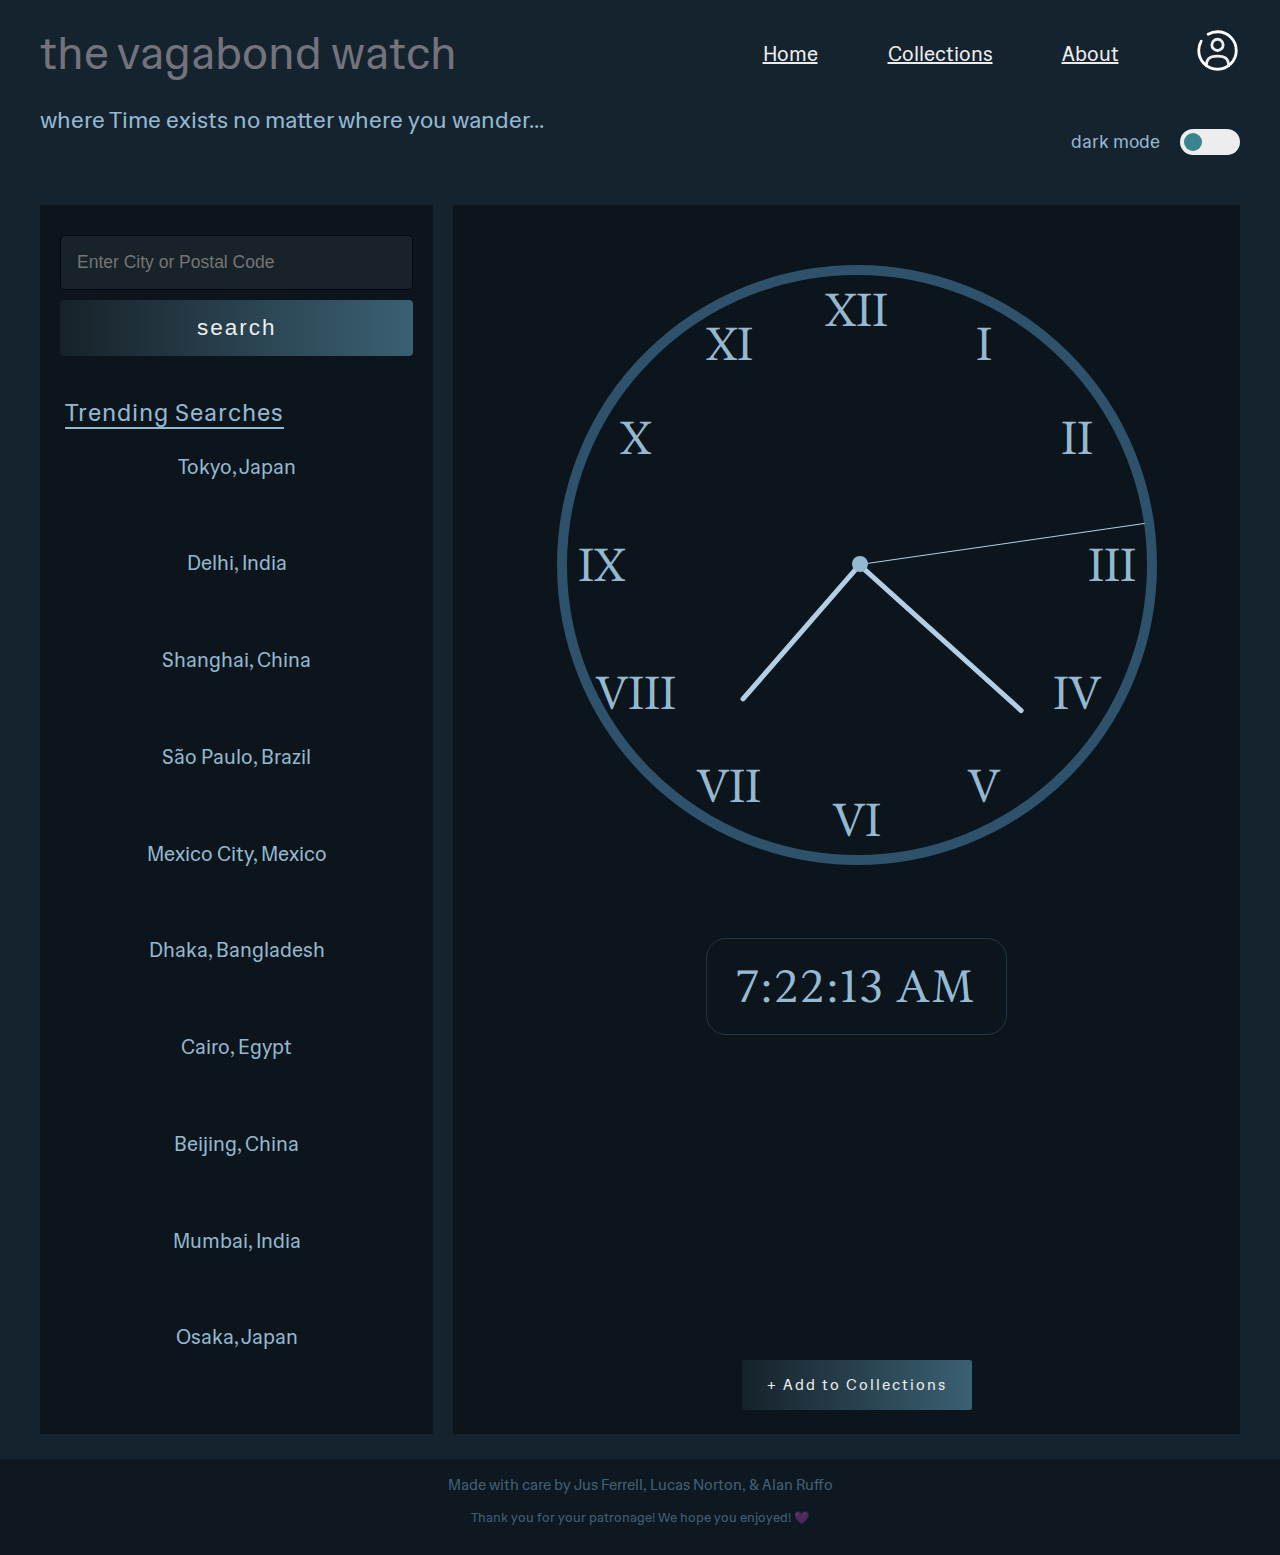
<file: index.html>
<!DOCTYPE html>
<html lang="en">

<head>
    <meta charset="UTF-8">
    <meta name="viewport" content="width=device-width, initial-scale=1.0">
    <meta http-equiv="X-UA-Compatible" content="ie=edge" />

    <link rel="preconnect" href="https://fonts.googleapis.com">
    <link rel="preconnect" href="https://fonts.gstatic.com" crossorigin>
    <link href="https://fonts.googleapis.com/css2?family=Hedvig+Letters+Sans&family=Hedvig+Letters+Serif:opsz@12..24&display=swap" rel="stylesheet">
        
<!-- <link href="https://fonts.googleapis.com/css2?family=Inter:wght@400;500;600&amp;display=swap" rel="stylesheet"> -->

    <link rel="stylesheet" href="./assets/css/reset.css" />
    <link rel="stylesheet" href="./assets/css/homepage.css" />
    <link rel="stylesheet" href="./assets/css/analog.css">

    <!-- CSS framework (source: Tailwind CSS) -->
    <!-- <script src="https://cdn.tailwindcss.com"></script> -->
    
    <title>Vagabond Home</title>
</head>

<body>
    <header>
        <section class="header-container">
            <div class="header-grid">
                <h1 class="hg-item1">the vagabond watch</h1>
                <a class="hg-item2 nav-link" href="./index.html">Home</a>
                <a class="hg-item3 nav-link" href="./collections.html">Collections</a>
                <a class="hg-item4 nav-link" href="#about">About</a>
                <a class="hg-item5 profile-icon" href="#profile">
                    <!-- profile icon (source: SVG Repo) -->
                    <svg width="45px" height="45px" viewBox="0 0 24 24" fill="none" xmlns="http://www.w3.org/2000/svg">
                        <g id="SVGRepo_bgCarrier" stroke-width="0"></g>
                        <g id="SVGRepo_tracerCarrier" stroke-linecap="round" stroke-linejoin="round" stroke="#CCCCCC" stroke-width="0.144"></g>
                        <g id="SVGRepo_iconCarrier"> 
                            <circle cx="12" cy="9" r="3" stroke="#ededee" stroke-width="1.5"></circle> 
                            <path d="M17.9691 20C17.81 17.1085 16.9247 15 11.9999 15C7.07521 15 6.18991 17.1085 6.03076 20" stroke="#ededee" stroke-width="1.5" stroke-linecap="round"></path> 
                            <path d="M7 3.33782C8.47087 2.48697 10.1786 2 12 2C17.5228 2 22 6.47715 22 12C22 17.5228 17.5228 22 12 22C6.47715 22 2 17.5228 2 12C2 10.1786 2.48697 8.47087 3.33782 7" stroke="#fff" stroke-width="1.5" stroke-linecap="round"></path> 
                        </g>
                    </svg>
                </a>
                <h3 class="hg-item6">where Time exists no matter where you wander...</h3>
                <div class="hg-item7 mode-grid">
                    <div class="mode-item1">dark mode</div>
                    <label class="switch mode-item2" title="change theme" aria-label="change theme">
                        <input type="checkbox" id="theme-toggle">
                        <span class="toggle round"></span>
                    </label>
                </div>
            </div>
        </section>
    </header>

    <main class="body-grid">
        <section class="search-grid">
            <div class="search-cell-top">
                <input type="text" class="userEntry" id="userSearch" placeholder="Enter City or Postal Code" list="suggestions">
                <br> <!-- move search button below the input field -->
                <button class="searchButton" id="searchButton">search</button>
                <datalist id="suggestions">
                    <!-- populate search autocomplete suggestions -->
                </datalist>
            </div>

            <div class="search-cell-bottom menuSearch" id="menuSearch" role="list">
                <!-- user search suggestion list -->
                <!-- top ten populated cities of the world (source: US News & World Report) -->
                <p class="menu-item0" role="listitem">Trending Searches</p>
                <a class="menu-item1 menu-link" role="listitem" href="#" data-city="Tokyo, Japan">Tokyo, Japan</a>
                <a class="menu-item2 menu-link" role="listitem" href="#" data-city="Delhi, India">Delhi, India</a>
                <a class="menu-item3 menu-link" role="listitem" href="#" data-city="Shanghai, China">Shanghai, China</a>
                <a class="menu-item4 menu-link" role="listitem" href="#" data-city="São Paulo, Brazil">São Paulo, Brazil</a>
                <a class="menu-item5 menu-link" role="listitem" href="#" data-city="Mexico City, Mexico">Mexico City, Mexico</a>
                <a class="menu-item6 menu-link" role="listitem" href="#" data-city="Dhaka, Bangladesh">Dhaka, Bangladesh</a>
                <a class="menu-item7 menu-link" role="listitem" href="#" data-city="Cairo, Egypt">Cairo, Egypt</a>
                <a class="menu-item8 menu-link" role="listitem" href="#" data-city="Beijing, China">Beijing, China</a>
                <a class="menu-item9 menu-link" role="listitem" href="#" data-city="Mumbai, India">Mumbai, India</a>
                <a class="menu-item10 menu-link" role="listitem" href="#" data-city="Osaka, Japan">Osaka, Japan</a>
            </ul>
        </section>

        <section class="time-grid">
            <div class="time-item1">
                <!-- analog time element -->
                <div class="time-item2" id="analogTime">
                    <div class="hour" id="hour-1">I</div>
                    <div class="hour" id="hour-2">II</div>
                    <div class="hour" id="hour-3">III</div>
                    <div class="hour" id="hour-4">IV</div>
                    <div class="hour" id="hour-5">V</div>
                    <div class="hour" id="hour-6">VI</div>
                    <div class="hour" id="hour-7">VII</div>
                    <div class="hour" id="hour-8">VIII</div>
                    <div class="hour" id="hour-9">IX</div>
                    <div class="hour" id="hour-10">X</div>
                    <div class="hour" id="hour-11">XI</div>
                    <div class="hour" id="hour-12">XII</div>
                    <div class="hand hour-hand" id="hourHand"></div>
                    <div class="hand minute-hand" id="minuteHand"></div>
                    <div class="hand second-hand" id="secondHand"></div>
                    <div class="circle" id="secondHandPin"></div>
                </div>
                <!-- digital time element -->
                <div class="time-item3">
                    <label for="digitalTime" id="timeZone"><p></p></label>
                    <div class="digitalTime" id="digitalTime"></div>
                </div>
            </div>

            <!-- city/time info element -->
            <div class="time-item4" id="placeInfo"></div>

            <button class="time-item5" id="saveButton">+ Add to Collections</button>
        </section>
    </main>

    <footer class="footer">
        <h2>Made with care by Jus Ferrell, Lucas Norton, & Alan Ruffo</h2>
        <p>Thank you for your patronage! We hope you enjoyed! 💜</p>
    </footer>

    <script src="./assets/js/analog.js"></script>
    <script src="./assets/js/script.js"></script>
</body>

</html>
</file>
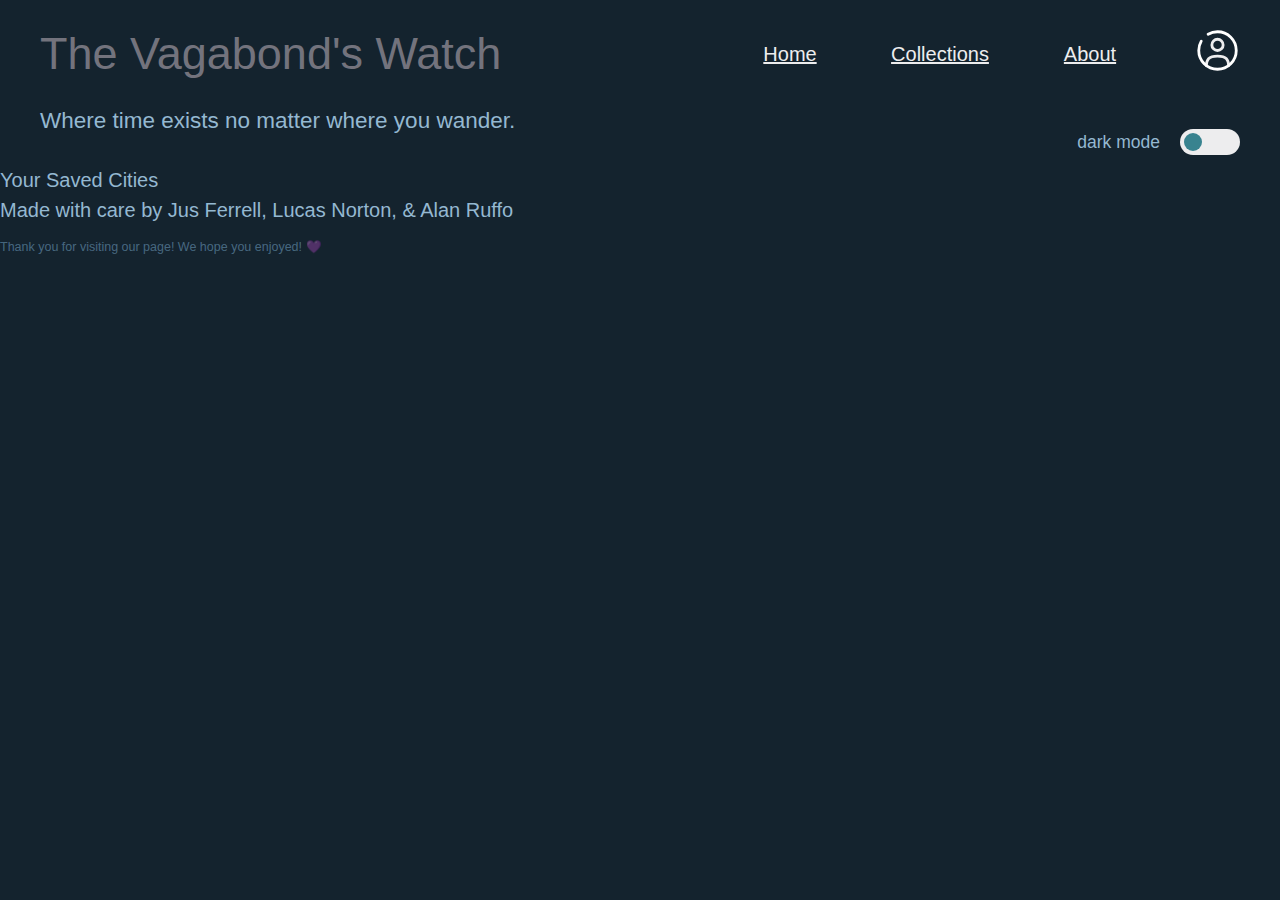
<file: collections.html>
<!DOCTYPE html>
<html lang="en">

<head>
    <meta charset="UTF-8">
    <meta name="viewport" content="width=device-width, initial-scale=1.0">
    <meta http-equiv="X-UA-Compatible" content="ie=edge" />

    <!-- font 'Raleway' (source: Google Fonts API) -->
    <link rel="preconnect" href="https://fonts.googleapis.com">
    <link rel="preconnect" href="https://fonts.gstatic.com" crossorigin>
    <link href="https://fonts.googleapis.com/css2?family=Raleway:wght@100;200;300;400;500;600&display=swap" rel="stylesheet">
    
    <!-- font 'Montserrat' (source: Google Fonts API) -->
    <link rel="preconnect" href="https://fonts.googleapis.com">
    <link rel="preconnect" href="https://fonts.gstatic.com" crossorigin>
    <link href="https://fonts.googleapis.com/css2?family=Raleway:wght@100;200;300;400;500;600&display=swap" rel="stylesheet">

    <!-- font 'Quattrocento' (source: Google Fonts API) -->
    <link rel="preconnect" href="https://fonts.googleapis.com">
    <link rel="preconnect" href="https://fonts.gstatic.com" crossorigin>
    <link href="https://fonts.googleapis.com/css2?family=Quattrocento:wght@400;700&display=swap" rel="stylesheet">

    <link rel="stylesheet" href="./assets/css/reset.css" />
    <link rel="stylesheet" href="./assets/css/analog.css">
    <link rel="stylesheet" href="./assets/css/homepage.css" />

    <!-- CSS framework (source: Tailwind CSS) -->
    <!-- <script src="https://cdn.tailwindcss.com"></script> -->
    
    <title>Vagabond Collections</title>
</head>

<body>
    <header>
        <section class="header-container">
            <div class="header-grid">
                <h1 class="hg-item1">The Vagabond's Watch</h1>
                <a class="hg-item2 nav-link" href="./index.html">Home</a>
                <a class="hg-item3 nav-link" href="./collections.html">Collections</a>
                <a class="hg-item4 nav-link" href="#about">About</a>
                <a class="hg-item5 profile-icon" href="#profile">
                    <!-- profile icon (source: SVG Repo) -->
                    <svg width="45px" height="45px" viewBox="0 0 24 24" fill="none" xmlns="http://www.w3.org/2000/svg">
                        <g id="SVGRepo_bgCarrier" stroke-width="0"></g>
                        <g id="SVGRepo_tracerCarrier" stroke-linecap="round" stroke-linejoin="round" stroke="#CCCCCC" stroke-width="0.144"></g>
                        <g id="SVGRepo_iconCarrier"> 
                            <circle cx="12" cy="9" r="3" stroke="#ededee" stroke-width="1.5"></circle> 
                            <path d="M17.9691 20C17.81 17.1085 16.9247 15 11.9999 15C7.07521 15 6.18991 17.1085 6.03076 20" stroke="#ededee" stroke-width="1.5" stroke-linecap="round"></path> 
                            <path d="M7 3.33782C8.47087 2.48697 10.1786 2 12 2C17.5228 2 22 6.47715 22 12C22 17.5228 17.5228 22 12 22C6.47715 22 2 17.5228 2 12C2 10.1786 2.48697 8.47087 3.33782 7" stroke="#fff" stroke-width="1.5" stroke-linecap="round"></path> 
                        </g>
                    </svg>
                </a>
                <h3 class="hg-item6">Where time exists no matter where you wander.</h3>
                <div class="hg-item7 mode-grid">
                    <div class="mode-item1">dark mode</div>
                    <label class="switch mode-item2" title="change theme" aria-label="change theme">
                        <input type="checkbox" id="theme-toggle">
                        <span class="toggle round"></span>
                    </label>
                </div>
            </div>
        </section>
    </header>

    <main class="body-container">
        <section class="collection-container">
            <h2>Your Saved Cities</h2>
            <ul id="saved-cities" class="buttonStyled">
            <!-- populate saved user searches -->
            </ul>
        </section>
    </main>

    <footer>
        <h2>Made with care by Jus Ferrell, Lucas Norton, & Alan Ruffo</h2>
        <p>Thank you for visiting our page! We hope you enjoyed! 💜</p>
    </footer>

    <script src="./assets/js/analog.js"></script>
    <script src="./assets/js/collections.js"></script>
</body>
</html>
</file>
<file: assets/css/homepage.css>
/* color palette inspiration (source: Clockface Online: https://www.clockfaceonline.co.uk/clocks/time-manager/) */ 
:root {
    --gen-fill: #14232e;
    --gen-text: #94b8d1;
    --a-text: #268ed9;
    --pie-fill: #111e27;
    --sleep-slice-fill: #2e526b;
    --work-slice-fill: #4d88b3;
    --number-label-fill: rgba(153,213,255,.5);
    --crosshairs-stroke: rgba(153,213,255,.3);
    --analog-hand: #b3d0e6;
    --tooltip-background: rgba(0,0,0,.6);
    --tooltip-text: #aaa;
    --tooltip-data-text: #eee;
    --mini-clock-slice-fill: #3d6d8f;
    --mini-clock-slice-hover: #70a0c2;
    --timer-display-border: rgba(102,191,255,.2);
    --timer-display-text: rgba(168,210,240,.9);
    --bedtime-border: rgba(158,212,250,.7);
    --bedtime-boxshadow: rgba(110,190,247,.5);
    --bedtime-background: rgba(112,160,194,.5);
    --bedtime-background2: rgba(0,0,0,.1);
    --ring-border: rgba(153,213,255,.1);
    --ring-bordertop-color: rgba(153,213,255,.7);
    --ring2-bordertop-color: rgba(153,213,255,.4);
}

html {
    font-size: 62.5%;
    height: 100vh;
}

/* 
===============
GENERAL STYLING
===============
*/

body {
    background-color: rgb(20, 35, 46);
    color: rgb(148, 184, 209);
    font-family: 'Hedvig Letters Sans', sans-serif;
    height: 100%;
    line-height: 1.5;
}

h1, h2, h3, h4, h5, h6 {
    color: rgb(148, 184, 209);
    font-weight: 700;
    text-decoration: none;
}

h1 {
    font-size: 3.25rem;
    font-weight: 500;
    margin-top: 0;
}

h2 {
    font-size: 2rem;
    font-weight: 400;
}

p {
    font-size: 1.25rem;
    font-weight: 200;
    margin: 1em 0;
}

a {
    color: rgb(38, 142, 217);
    font-size: 1.5rem;
    font-weight: 200;
}

/* 
============
HEADER ITEMS
============
*/

.header-container {
    font-family: 'Hedvig Letters Sans', sans-serif;
    margin: auto auto;
    width: 100%;
}

.header-grid {
    display: grid;
    grid-template-columns: 4fr repeat(4, 1fr);
    grid-template-rows: repeat(2, 1fr);
    padding: 20px 40px 10px;
}

.hg-item1 {
    grid-column: 1 / span 1;
    grid-row: 1 / span 1;
    place-self: center start;
}

.hg-item1, h1 {
    color: rgb(115, 115, 125);
    font-size: 4.5rem;
}

.hg-item2 {
    grid-column: 2 / span 2;
    grid-row: 1 / span 1;
    place-self: center center;
}

.hg-item3 {
    grid-column: 3 / span 2;
    grid-row: 1 / span 1;
    place-self: center center;
}

.hg-item4 {
    grid-column: 4 / span 2;
    grid-row: 1 / span 1;
    place-self: center center;
}

.hg-item5 {
    grid-column: 5 / span 1;
    grid-row: 1 / span 1;
    place-self: center end;
}

.hg-item2, .hg-item3, .hg-item4, .hg-item5 a {
    color: rgb(237, 237, 238);
    font-size: 2rem;
    font-weight: 400;
}

.hg-item6 {
    grid-column: 1 / span 1;
    grid-row: 2 / span 1;
    place-self: center start;
}
 
.hg-item6, h3 {
    font-size: 2.25rem;
    font-weight: 400;
}

.hg-item7 {
    grid-column: 4 / span 2;
    grid-row: 2 / span 1;
    place-self: end;
}

/* hg-item7 - subgrid*/
.mode-grid {
    display: grid;
    column-gap: 20px;
    grid-template-columns: 1fr 1fr;
    grid-template-rows: 1fr;
    place-items: end;
}

.mode-item1 {
    place-self: end;
    grid-area: 1 / 2 / 1 / 3;
}

.mode-item1, div {
    font-size: 1.75rem;
    font-weight: 400;
}

.mode-item2 {
    place-self: end start;
    grid-area: 1 / -1 / 1 / -1;
}

/* hg-items1-3*/
.nav-link:hover { 
    text-decoration: underline;
    text-shadow: 0px 0px 8px rgb(237, 237, 238), 0 0 15px rgb(237, 237, 238);
}

/* hg-item5 */
.profile-icon svg:hover {
    filter: drop-shadow(0 0 8px rgb(237, 237, 238));
}

/* 
========================
SWITCH BUTTON

adapted from:
    UCSD Coding Bootcamp
    W3Schools
========================
*/

/* switch button */
.switch {
    position: relative;
    display: inline-block;
    width: 60px;
    height: 26px;
    font-family: 'Hedvig Letters Sans', sans-serif;
}

/* disable default HTML checkbox */
.switch input {
    opacity: 0;
    width: 0;
    height: 0;
}

/* toggle switch */
.toggle {
    position: absolute;
    cursor: pointer;
    top: 0;
    left: 0;
    right: 0;
    bottom: 0;
    background-color: rgb(237, 237, 238); /* light mode toggled ON */
    -webkit-transition: .4s;
    transition: .4s;
}

.toggle:before {
    position: absolute;
    content: "";
    height: 18px;
    width: 18px;
    left: 4px;
    bottom: 4px;
    background-color: rgb(56, 131, 143); /* toggle switch button */
    -webkit-transition: .4s;
    transition: .4s;
}

input:checked + .toggle {
    background-color: rgb(52, 70, 116); /* dark mode toggled ON */
}

input:focus + .toggle {
    box-shadow: rgb(4, 4, 16);
}

input:checked + .toggle:before {
    -webkit-transform: translateX(34px);
    -ms-transform: translateX(34px);
    transform: translateX(34px);
}

/* style round toggle switch */
.toggle.round {
    border-radius: 26px;
}

.toggle.round:before {
    border-radius: 50%;
}

/* 
============
MAIN CONTENT
============
*/

/* content body container */
.body-grid {
    display: grid;
    grid-template-columns: 1.5fr 3fr;
    grid-template-rows: auto;
    gap: 20px;
    padding: 40px 40px 25px;
}

.search-grid {
    display: grid;
    grid-template-columns: auto; 
    grid-template-rows: 120px 1fr;
    font-family: 'Hedvig Letters Sans', sans-serif;
    background-color: rgba(0,0,0,.4);
    padding: 30px 20px 15px;
}

.search-cell-top {
    display: grid;
    grid-template-columns: auto;
    grid-template-rows: 1fr 1fr;
    gap: 10px;
}

.userEntry {
    grid-column: auto;
    grid-row: 1 / span 1;
    align-self: end;

    font-size: 1.75rem;
    padding: 16px;
    color: rgb(237, 237, 238);
    background-color: rgb(23, 34, 41);
    border: 1px solid rgba(5, 5, 15, 1);
    border-radius: 4px;
    transition: width 0.4s ease-in-out;
}

.searchButton {
    grid-column: auto;
    grid-row: 2 / span 1;
    align-self: start;

    border: 8px;
    border-radius: 4px;
    box-shadow: none;
    color: rgb(237, 237, 238);     
    font-size: 2.25rem; 
    font-weight: 400;
    padding: 15px 45px;
    text-align: center;
    letter-spacing: 2px;

    background-image: linear-gradient(
        to right, rgb(23, 34, 41) 0%, 
        rgb(58, 96, 115)  50%, 
        rgb(23, 34, 41)  100%
    );
    background-size: 200% auto;
    transition: 0.5s;
}

.searchButton:hover {
    background-position: 95% center; /* background gradient is translated left */
}

.search-cell-bottom {
    display: grid;
    grid-template-columns: auto;
    grid-template-rows: repeat(11, 1fr);
}

.menu-item0 {
    place-self: end start;
    padding-left: 5px;
    padding-bottom: 20px;
    font-size: 2.35rem;
    font-weight: 300px;
    color: rgb(148, 184, 209);
    letter-spacing: 1px;
    margin: 0;
    text-decoration: underline;
    text-underline-position: right under;
}

.menu-link {
    place-self: start center;
    font-size: 2rem;
    color: rgb(148, 184, 209);
    text-decoration: none;
}

.menu-link:hover {
    text-decoration: underline;
    text-shadow: 0px 0px 8px rgba(158,212,250,.7), 0 0 15px rgba(158,212,250,.7);
}

.footer {
    background-color: rgba(0,0,0,.3);
    clear: both;
    padding: 15px;
    text-align: center;
}

.footer h2, p {
    color: rgba(153,213,255,.4);
}

.footer h2 {
    font-size: 1.5rem;
    font-weight: 200;
}


/* responsive adjustments for medium devices */
@media only screen and (min-width: 601px) and (max-width: 1024px) {
    nav {
        width: 100%;
        flex-direction: column;
        align-items: stretch;
    }

    nav h1, nav a {
        margin: 10px 0;
    }
}

/* responsive adjustments for small devices */
@media only screen and (max-width: 600px) {
    nav {
        width: 100%;
        flex-direction: column;
        align-items: stretch;
    }

    nav h1, nav a {
        margin: 10px 0;
    }
}
</file>
<file: assets/css/analog.css>
/* color palette inspiration (source: Clockface Online */
:root {
    --gen-fill: #14232e;
    --gen-text: rgb(148, 184, 209);
    --a-text: rgb(38, 142, 217);
    --pie-fill: #111e27;
    --sleep-slice-fill: #2e526b;
    --work-slice-fill: #4d88b3;
    --number-label-fill: rgba(153,213,255,.5);
    --crosshairs-stroke: rgba(153,213,255,.3);
    --analog-hand: rgb(179, 207, 230);
    --tooltip-background: rgba(0,0,0,.6);
    --tooltip-text: #aaa;
    --tooltip-data-text: #eee;
    --mini-clock-slice-fill: #3d6d8f;
    --mini-clock-slice-hover: #70a0c2;
    --timer-display-border: rgba(102,191,255,.2);
    --timer-display-text: rgba(168,210,240,.9);
    --bedtime-border: rgba(158,212,250,.7);
    --bedtime-boxshadow: rgba(110,190,247,.5);
    --bedtime-background: rgba(112,160,194,.5);
    --bedtime-background2: rgba(0,0,0,.1);
    --ring-border: rgba(153,213,255,.1);
    --ring-bordertop-color: rgba(153,213,255,.7);
    --ring2-bordertop-color: rgba(153,213,255,.4);
}

/* 
===============
GENERAL STYLING
===============
*/

h1, h2, h3, h4, h5, h6 {
    color: rgb(148, 184, 209);
    font-weight: 700;
    text-decoration: none;
}

h1 {
    font-size: 3.25rem;
    font-weight: 500;
    margin-top: 0;
}

h2 {
    font-size: 2rem;
    font-weight: 400;
}

p {
    font-size: 1.25rem;
    font-weight: 200;
    margin: 1em 0;
}

a {
    color: rgb(38, 142, 217);
    font-size: 1.5rem;
    font-weight: 200;
}

/* 
======================
TIME & PLACE INTERFACE
======================
*/


/* home page section contains user search result */
.time-grid {
    display: grid;
    grid-template-columns: auto;
    grid-template-rows: 8fr 1.5fr 0.5fr;
    place-items: center;
    row-gap: 10px;
    padding: 10px 0px 20px 20px;
    font-family: 'Hedvig Letters Serif', serif;
    color: rgb(148, 184, 209);
    background-color: rgba(0,0,0,.4);
}

/* analog & digital time - SUBGRID */
.time-item1 {
    display: grid;
    grid-template-columns: auto;
    grid-template-rows: 3fr 1fr;
    row-gap: 10px;
}

 /* analog skeleton & positioning */
.time-item2 {
    place-self: center;
    display: flex;
    align-items: center;
    justify-content: center;
    position: relative;
    width: 600px;
    height: 600px;
    border: 10px solid rgb(46, 82, 107);
    border-radius: 50%;
    margin: 50px auto;    
}

/* analog hour roman numerals */
.hour {
    color: rgb(148, 184, 209);
    position: absolute;
    font-size: 46px;
    width: 90px;
    text-align: center;
    transform-origin: center;
}
  
/* adjust the initial rotation for each numeral */
/* start from -90 degrees for XII and add 30 degrees for each subsequent hour */
#hour-1 { 
    transform: rotate(-60deg) translate(255px) rotate(60deg); 
}

#hour-2 { 
    transform: rotate(-30deg) translate(255px) rotate(30deg); 
}

#hour-3 { 
    transform: rotate(0deg) translate(255px) rotate(0deg); 
}

#hour-4 { 
    transform: rotate(30deg) translate(255px) rotate(-30deg); 
}

#hour-5 { 
    transform: rotate(60deg) translate(255px) rotate(-60deg); 
}

#hour-6 { 
    transform: rotate(90deg) translate(255px) rotate(-90deg); 
}

#hour-7 { 
    transform: rotate(120deg) translate(255px) rotate(-120deg); 
}

#hour-8 { 
    transform: rotate(150deg) translate(255px) rotate(-150deg); 
}

#hour-9 { 
    transform: rotate(180deg) translate(255px) rotate(-180deg); 
}

#hour-10 { 
    transform: rotate(210deg) translate(255px) rotate(-210deg); 
}

#hour-11 { 
    transform: rotate(240deg) translate(255px) rotate(-240deg); 
}

#hour-12 { 
    transform: rotate(270deg) translate(255px) rotate(-270deg); 
}
  
/* analog clock hands */
.hand {
    position: absolute;
    border-radius: 4px;
    transform-origin: bottom;
    background-color: rgb(179, 207, 230);
}

.hour-hand {
    bottom: 50%;
    left: 50%;
    width: 5px; 
    height: 180px;
}

.minute-hand {
    bottom: 50%;
    left: 50%;
    width: 5px; 
    height: 220px; 
}

.second-hand {
    bottom: 50%;
    left: 50%;
    width: 1.35px; 
    height: 290px;
    animation: none; 
}

#secondHandPin {
    position: absolute;
    width: 16px;
    height: 16px;
    /* border: 1px solid rgba(148, 184, 209, .75); */
    border-radius: 50%;
    background-color: rgba(148, 184, 209, 1);
    bottom: 48.75%;
    left: 49.25%;
}


/* digital clock - digitalTime */
.time-item3 {
    place-self: start center;
    display: flex;
    flex-direction: column;
    align-items: center;
    justify-content: center;
}

#timeZone p {
    display: block;
    flex-grow: 1;
    font-family: 'Hedvig Letters Sans', sans-serif;
    font-size: 1.25rem;
    color: rgba(168, 210, 240, .9);
    letter-spacing: 3px;
}

.time-item3 #digitalTime {
    border: 1px solid rgba(102, 191, 255, .2);
    border-radius: 20px;
    color: rgba(168, 210, 240, .9);
    display: block;
    line-height: 100%;
    margin: 0 auto;
    padding: 25px 30px;
    text-rendering: optimizeLegibility;
    transition: all 1s ease-in-out;
    flex-grow: 3;
    font-size: 4.5rem;
    letter-spacing: 3px;
}

/* user city search results - placeInfo */
.time-item4 {
    place-self: start center;
    font-size: 3.5rem;
    font-weight: 800;
    color: rgb(168, 210, 240);
    letter-spacing: 3px;
}

/* add to collections page - saveButton */
.time-item5 { 
    border: 8px;
    border-radius: 2px;
    box-shadow: none;
    color: rgb(237, 237, 238); 
    font-family: 'Hedvig Letters Sans', sans-serif;
    font-size: 1.5rem;
    font-weight: 200;
    padding: 15px 22.5px;
    text-align: center;
    letter-spacing: 2px;
    width: 30%;

    background-image: linear-gradient(
        to right, #16222A 0%, 
        #3A6073  50%, 
        #16222A  100%
    );
    background-size: 200% auto;
    transition: 0.5s;
}

/* saveButton:hover */
.time-item5:hover {
    background-position: 92.5% center; /* background gradient is translated left */
}
</file>
